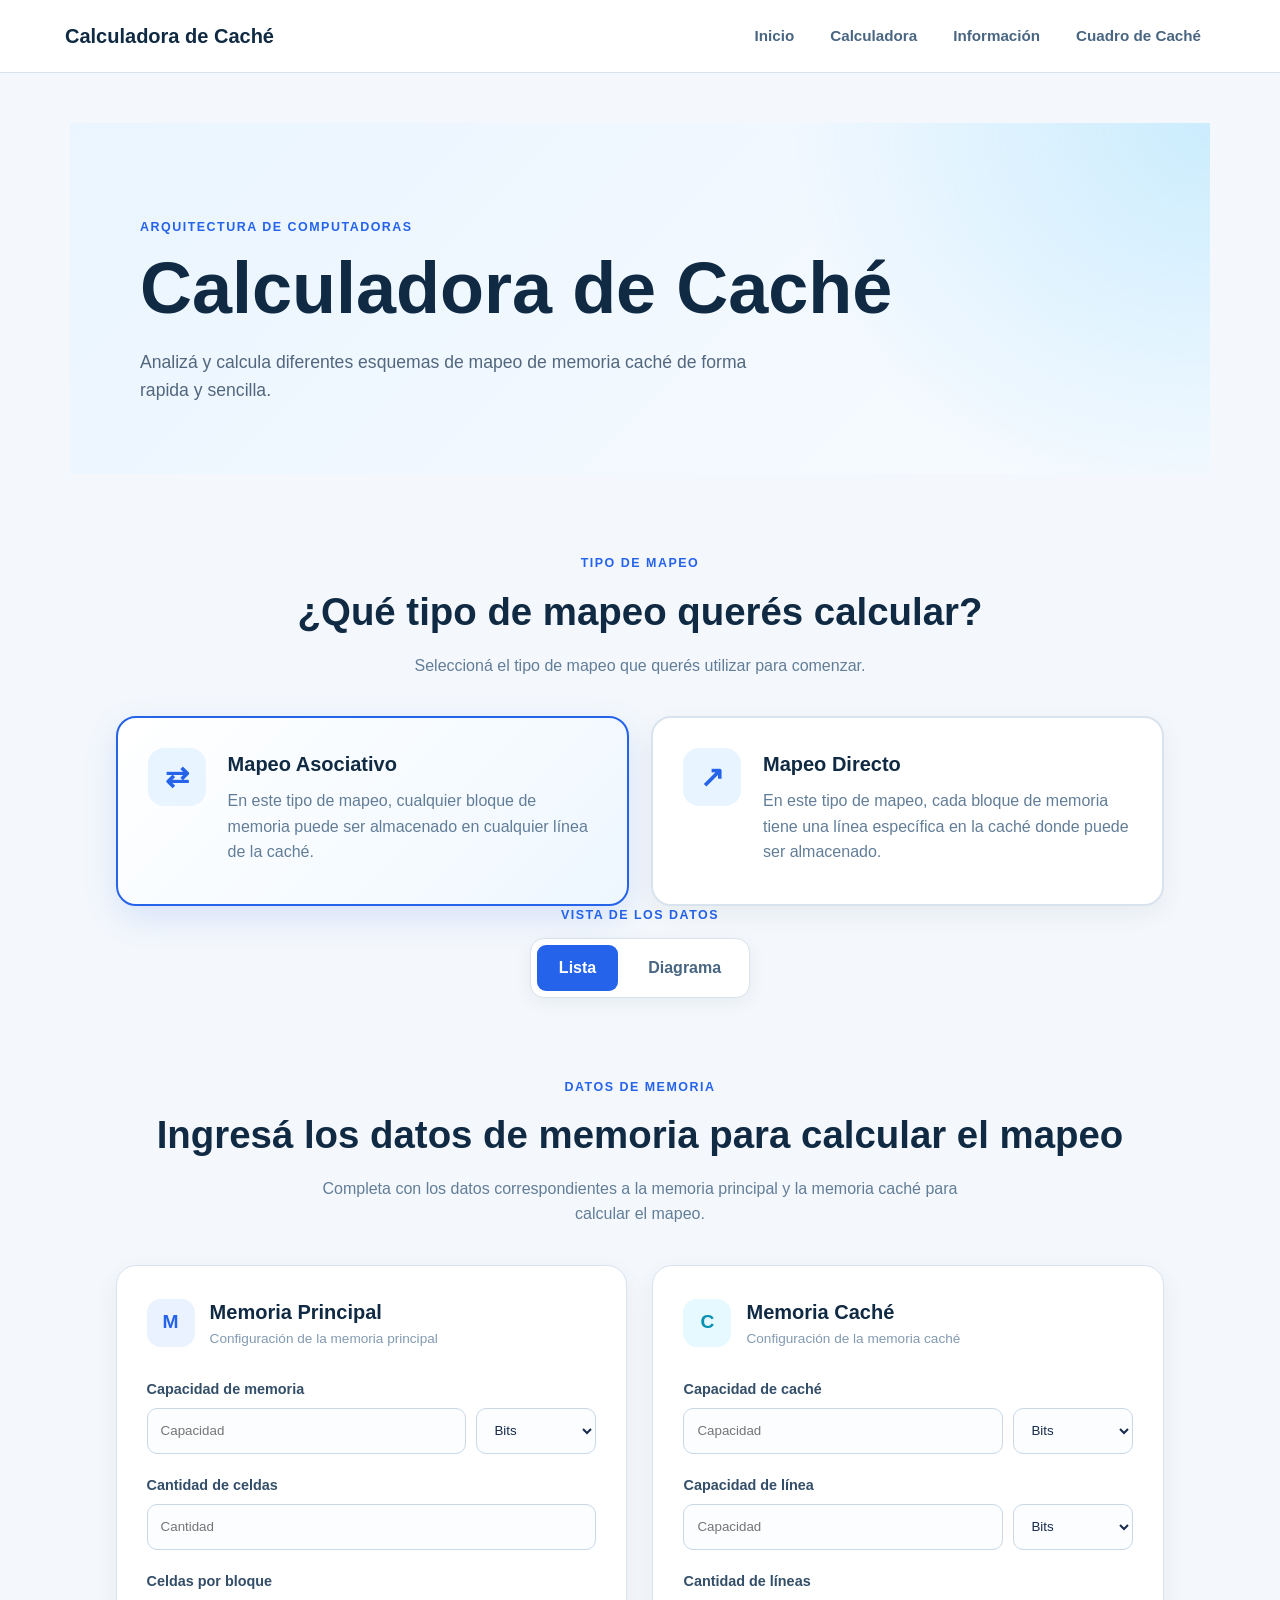
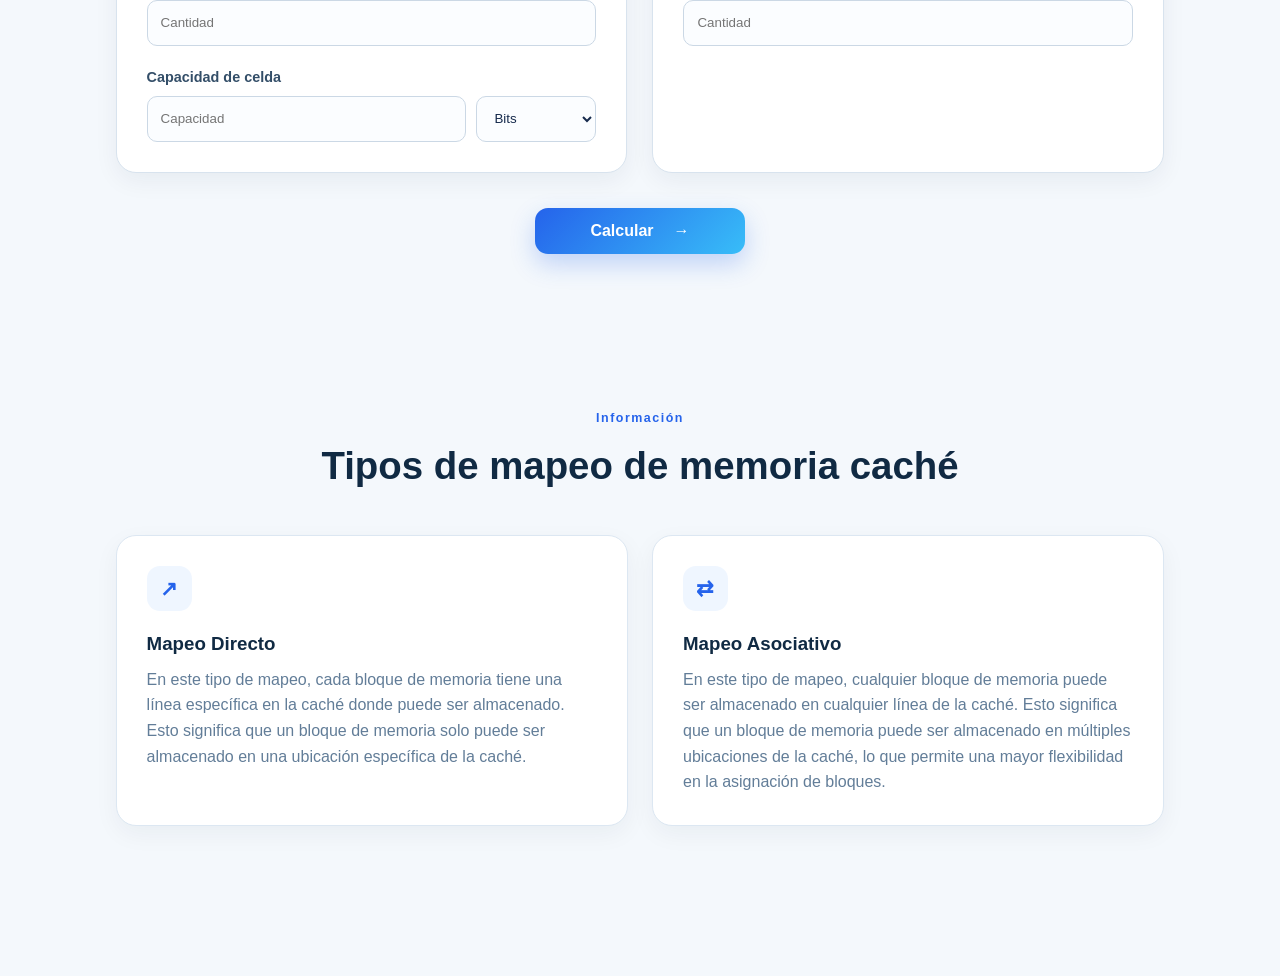
<file: html/index.html>
<!DOCTYPE html>
<html lang="en">
<head>
    <meta charset="UTF-8">
    <meta name="viewport" content="width=device-width, initial-scale=1.0">
    
    <title>Calculadora de Caché</title>

    <link rel="stylesheet" href="..\css/estilos.css">
</head>

<body>

    <header class="header">
        <div class="header-contenido">
            <a href="#" class="logo">
                Calculadora de Caché
            </a>

            <button class="menu-toggle" id="menu-toggle" aria-label="Abrir menú">
                ☰
            </button>

            <nav class="menu" id="menu">
                <a href="#">Inicio</a>
                <a href="#calculo">Calculadora</a>
                <a href="#informacion">Información</a>
                <a href="cuadro.html">Cuadro de Caché</a>
            </nav>
        </div>
    </header>

    <main> 
    
        <section class="hero">
            <div class="hero-contenido">
                <span class="etiqueta">
                    ARQUITECTURA DE COMPUTADORAS
                </span>
                <h1>
                    Calculadora de Caché
                </h1>
                <p>
                    Analizá y calcula diferentes esquemas de mapeo de memoria caché de forma rapida y sencilla.
                </p>
            </div>
        </section> 
    
    <section class="seccion" id="calculo">
        <div class="seccion-titulo">
            <span>
                TIPO DE MAPEO
            </span>
            <h2>
                ¿Qué tipo de mapeo querés calcular?
            </h2>
            <p>
                Seleccioná el tipo de mapeo que querés utilizar para comenzar.
            </p>
        </div>

        <div class="opciones-mapeo">
            
            <label class="opcion-mapeo">
                <input 
                    id="0"
                    type="radio"
                    name="mapeo"
                    value="asociativo"
                    checked
                    onclick="swap(1,0)"
                >
                <div class="opcion-contenido">
                    <div class="icono-mapeo">
                        ⇄
                    </div>
                    <div>
                        <h3>
                            Mapeo Asociativo
                        </h3>
                        <p>
                            En este tipo de mapeo, cualquier bloque de memoria puede ser almacenado en cualquier línea de la caché.
                        </p>
                    </div>
                </div>
            </label>
            
            <label class="opcion-mapeo">
                <input 
                    id="1"
                    type="radio"
                    name="mapeo"
                    value="directo"
                    onclick="swap(0,1)"
                >
                <div class="opcion-contenido">
                    <div class="icono-mapeo">
                        ↗
                    </div>
                    <div>
                        <h3>
                            Mapeo Directo
                        </h3>
                        <p>
                            En este tipo de mapeo, cada bloque de memoria tiene una línea específica en la caché donde puede ser almacenado.
                        </p>
                    </div>
                </div>
            </label>
        </div>

        <div class="selector-vista">
    <span>VISTA DE LOS DATOS</span>

    <div class="selector-vista-opciones">
        <label>
            <input
                type="radio"
                name="vista-calculo"
                id="vistaLista"
                checked
                onclick="cambiarVista('lista')"
            >
            <span>Lista</span>
        </label>

        <label>
            <input
                type="radio"
                name="vista-calculo"
                id="vistaCajas"
                onclick="cambiarVista('cajas')"
            >
            <span>Diagrama</span>
        </label>
    </div>
</div>

        <div class="seccion-titulo datos-titulo">
            <span>
                DATOS DE MEMORIA
            </span>
            <h2>
                Ingresá los datos de memoria para calcular el mapeo
            </h2>
            <p>
                Completa con los datos correspondientes a la memoria principal y la memoria caché para calcular el mapeo. 
            </p>
        </div>

        <div class="contenedor-memorias vista-calculo vista-lista" id="vista-lista">
            <section class="tarjeta-memoria">
                <div class="titulo-memoria">
                    <div class="icono-memoria">
                        M
                    </div>

                    <div>
                        <h3>Memoria Principal</h3>
                        <p>
                            Configuración de la memoria principal
                        </p>
                    </div>

                </div>

                <div class="campos">
                    <div class="campo">
                        <label for="capMemP">
                            Capacidad de memoria
                        </label>

                        <div class="campo-grupo">
                            <input
                            id="capMemP"
                            type="number"
                            placeholder="Capacidad"
                            >
                            
                            <select id="capMemPeso">
                                
                                <option value="b">Bits</option>
                                <option value="B">Bytes</option>
                                <option value="Kb">Kbytes</option>

                            </select>

                        </div>

                    </div>
                    <div class="campo">
                        <label for="nCell">
                            Cantidad de celdas
                        </label>

                        <input
                        id="nCell"
                        type="number"
                        placeholder="Cantidad"
                        >

                    </div>
                    <div class="campo">
                        <label for="CellxBloq">
                            Celdas por bloque
                        </label>

                        <input
                            id="CellxBloq"
                            type="number"
                            placeholder="Cantidad"
                        >

                    </div>
                    <div class="campo">
                        <label for="capCell">
                            Capacidad de celda
                        </label>

                        <div class="campo-grupo">
                            <input
                                id="capCell"
                                type="number"
                                placeholder="Capacidad"
                            >

                            <select id="capCellPeso">
                                <option value="b">Bits</option>
                                <option value="B">Bytes</option>
                                <option value="Kb">Kbytes</option>
                            </select>

                        </div>

                    </div>

                </div>

            </section>

            <section class="tarjeta-memoria">
                <div class="titulo-memoria">
                    <div class="icono-memoria cache">
                        C 
                    </div>

                    <div>
                        <h3>Memoria Caché</h3>
                        <p>
                            Configuración de la memoria caché
                        </p>
                    </div>

                </div>

                <div class="campos">
                    <div class="campo">
                        <label for="capMemC">
                            Capacidad de caché
                        </label>

                        <div class="campo-grupo">
                            <input
                                id="capMemC"
                                type="number"
                                placeholder="Capacidad"
                            >

                            <select id="capCachePeso">
                                <option value="b">Bits</option>
                                <option value="B">Bytes</option>
                                <option value="Kb">Kbytes</option>

                            </select>

                        </div>

                    </div>

                    <div class="campo">
                        <label for="capLine">
                            Capacidad de línea
                        </label>

                        <div class="campo-grupo">
                            <input
                                id="capLine"
                                type="number"
                                placeholder="Capacidad"
                            >

                            <select id="capLinePeso">
                                <option value="b">Bits</option>
                                <option value="B">Bytes</option>
                                <option value="Kb">Kbytes</option>

                            </select>

                        </div>

                    </div>

                    <div class="campo">
                        <label for="nLines">
                            Cantidad de líneas
                        </label>

                        <input
                            id="nLines"
                            type="number"
                            placeholder="Cantidad"
                        >

                    </div>

                </div>

            </section>

        </div>

        <div class="vista-calculo vista-cajas" id="vista-cajas">

    <div class="diagram-container-cajas">

        <div class="container-cajas">

            <!-- MEMORIA PRINCIPAL -->
            <div class="column-cajas" style="position: relative;left: 4px;">

                <div class="mem-principal-box">
                    <div class="contenedor-lineal">
                        <input
                            id="box-capMemP"
                            type="number"
                            class="text-box-s box-internal-mp"
                            placeholder="cap. mem. P"
                        >

                        <select id="box-capMemPeso">
                            <option value="b">Bits</option>
                            <option value="B">Bytes</option>
                            <option value="Kb">Kbytes</option>
                        </select>
                    </div>
                </div>

                <!-- CORCHETE SUPERIOR -->
                <div class="bracket bracket-right-top-mp">
                    <input
                        id="box-CellxBloq"
                        type="number"
                        class="text-box"
                        placeholder="celdas x bloq"
                        style="position: relative;left: 20px;top: 15px;"
                    >
                </div>

                <!-- CORCHETE IZQUIERDO -->
                <div class="bracket bracket-left-mp">
                    <input
                        id="box-nCell"
                        type="number"
                        class="text-box"
                        placeholder="cant. de celdas"
                        style="    position: absolute;bottom: 150px;right: 20px;"
                    >
                </div>

                <!-- CORCHETE INFERIOR -->
                <div class="bracket bracket-bottom-mp">

                    <div
                        class="contenedor-lineal"
                        style="top: 22px; left: 4px;"
                    >
                        <input
                            id="box-capCell"
                            type="number"
                            class="text-box bottom-box"
                            placeholder="cap. de celda"
                        >

                        <select id="box-capCellPeso">
                            <option value="b">Bits</option>
                            <option value="B">Bytes</option>
                            <option value="Kb">Kbytes</option>
                        </select>
                    </div>

                </div>

            </div>


            <!-- MEMORIA CACHE -->
            <div class="column-cajas" style="position: relative;left: 25px;">

                <div class="mem-cache-box">

                    <div
                        class="contenedor-lineal"
                        style="gap: 10px; left: -3px;"
                    >

                        <input
                            id="box-capMemC"
                            type="number"
                            class="text-box-s box-internal-mc"
                            placeholder="cap. cache"
                            style="width: 60%;"
                        >

                        <select id="box-capCachePeso">
                            <option value="b">Bits</option>
                            <option value="B">Bytes</option>
                            <option value="Kb">Kbytes</option>
                        </select>

                    </div>

                </div>


                <!-- CORCHETE INFERIOR -->
                <div class="bracket bracket-bottom-mc">

                    <div
                        class="contenedor-lineal"
                        style="gap: 5px; top: 25px; left: 2px;"
                    >

                        <input
                            id="box-capLine"
                            type="number"
                            class="text-box"
                            placeholder="cap. de linea"
                        >

                        <select id="box-capLinePeso">
                            <option value="b">Bits</option>
                            <option value="B">Bytes</option>
                            <option value="Kb">Kbytes</option>
                        </select>

                    </div>

                </div>


                <!-- CORCHETE DERECHO -->
                <div class="bracket bracket-right-mc">

                    <input
                        id="box-nLines"
                        type="number"
                        class="text-box box-right-mc"
                        placeholder="cant. de lineas"
                        style="position: absolute;top: 20px;left: 20px;"
                    >

                </div>
            </div>

        </div>

    </div>

</div>

        <div class="zona-calcular">
            <button
                id="button"
                class="boton-calcular"
                onclick="calculate()">
            Calcular
            <span>→</span>

            </button>

        </div>

        <section
            class="tarjeta-resultado"
            id="miTarjeta">
        
            <div class="resultado-titulo">
                <div class="resultado-icono">
                    ✓
                </div>

                <div>
                    <span>RESULTADO</span>
                    <h2>Resultado del cálculo</h2>
                </div>

            </div>

            <ul id="resList"></ul>

        </section>

    </section>

    <section 
        class="seccion informacion"
        id="informacion">
    
        <div class="seccion-titulo">
            <span>Información</span>
            <h2>
                Tipos de mapeo de memoria caché
            </h2>

        </div>

        <div class="info-grid">
            <article class="info-card">
                <div class="info-icono">
                    ↗
                </div>

                <h3>Mapeo Directo</h3>
                <p>
                    En este tipo de mapeo, cada bloque de memoria tiene una línea específica en la caché donde puede ser almacenado. 
                    Esto significa que un bloque de memoria solo puede ser almacenado en una ubicación específica de la caché.
                </p>

            </article>

            <article class="info-card">
                <div class="info-icono">
                    ⇄
                </div>

                <h3>Mapeo Asociativo</h3>
                <p>
                    En este tipo de mapeo, cualquier bloque de memoria puede ser almacenado en cualquier línea de la caché. 
                    Esto significa que un bloque de memoria puede ser almacenado en múltiples ubicaciones de la caché, lo que permite una mayor flexibilidad en la asignación de bloques.
                </p>

            </article>

        </div>

    </section>
    
    </main>

    <script src="../javascript/script.js"></script>
</body>
</html>
</file>
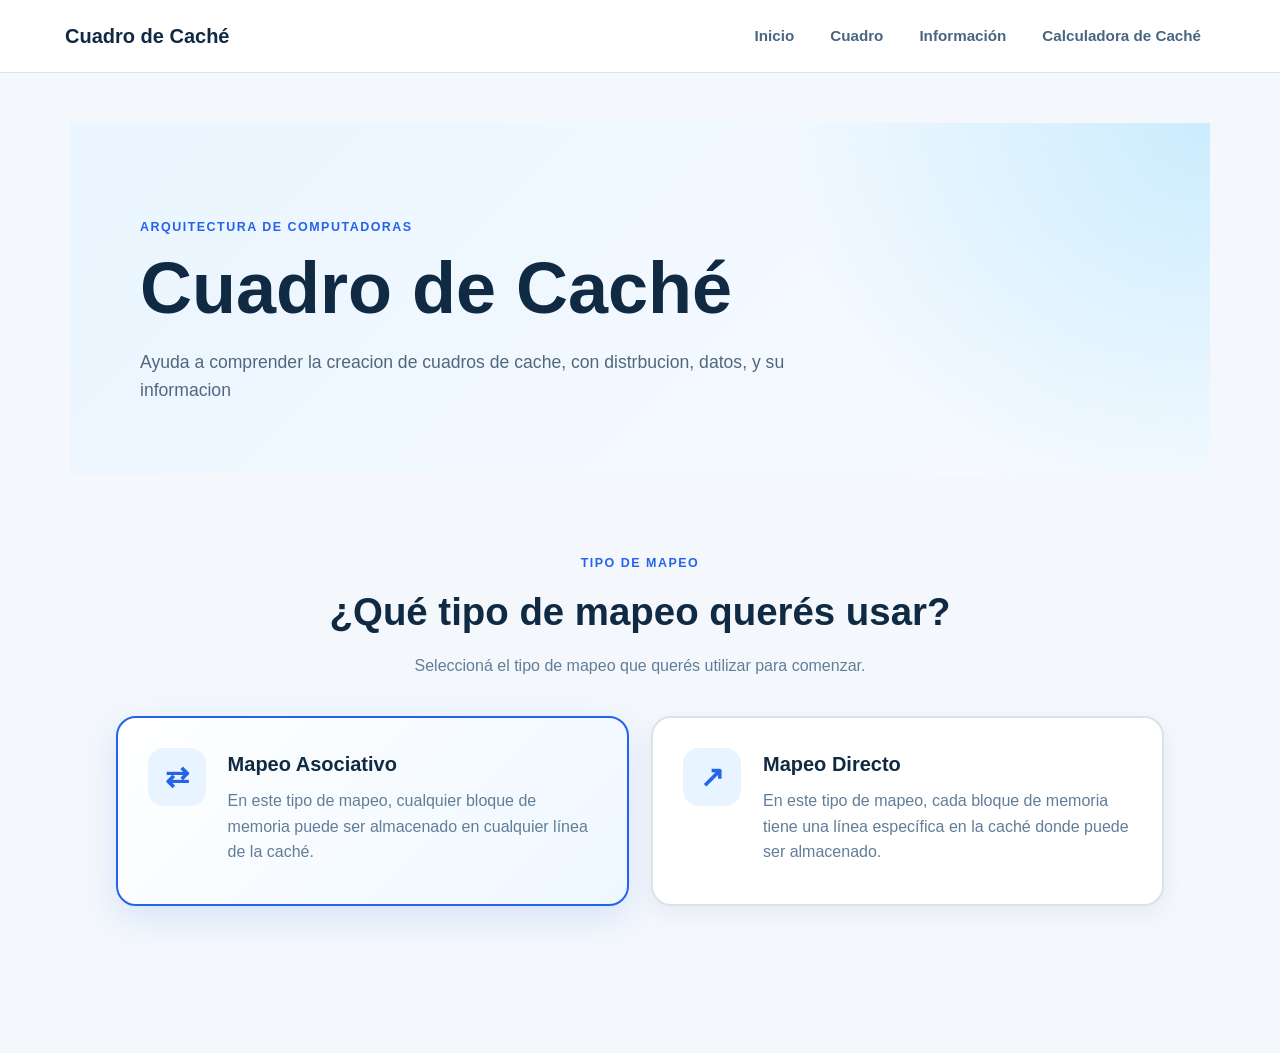
<file: html/cuadro.html>
<!DOCTYPE html>
<html lang="en">
<head>
    <meta charset="UTF-8">
    <meta name="viewport" content="width=device-width, initial-scale=1.0">
    
    <title>Calculadora de Caché</title>

    <link rel="stylesheet" href="..\css/estilos.css">
</head>

<body>

    <header class="header">
        <div class="header-contenido">
            <a href="#" class="logo">
                Cuadro de Caché
            </a>

            <button class="menu-toggle" id="menu-toggle" aria-label="Abrir menú">
                ☰
            </button>

            <nav class="menu" id="menu">
                <a href="#">Inicio</a>
                <a href="#cuadro">Cuadro</a>
                <a href="#informacion">Información</a>
                <a href="index.html">Calculadora de Caché</a>
            </nav>
        </div>
    </header>

    <main> 
    
        <section class="hero">
            <div class="hero-contenido">
                <span class="etiqueta">
                    ARQUITECTURA DE COMPUTADORAS
                </span>
                <h1>
                    Cuadro de Caché
                </h1>
                <p>
                   Ayuda a comprender la creacion de cuadros de cache, con distrbucion, datos, y su informacion
                </p>
            </div>
        </section> 
    
        <section class="seccion" id="cuadro">
        <div class="seccion-titulo">
            <span>
                TIPO DE MAPEO
            </span>
            <h2>
                ¿Qué tipo de mapeo querés usar?
            </h2>
            <p>
                Seleccioná el tipo de mapeo que querés utilizar para comenzar.
            </p>
        </div>

        <div class="opciones-mapeo">
            
            <label class="opcion-mapeo">
                <input 
                    id="0"
                    type="radio"
                    name="mapeo"
                    value="asociativo"
                    checked
                    onclick="mostrarCuadro()"
                >
                <div class="opcion-contenido">
                    <div class="icono-mapeo">
                        ⇄
                    </div>
                    <div>
                        <h3>
                            Mapeo Asociativo
                        </h3>
                        <p>
                            En este tipo de mapeo, cualquier bloque de memoria puede ser almacenado en cualquier línea de la caché.
                        </p>
                    </div>
                </div>
            </label>
            
            <label class="opcion-mapeo">
                <input 
                    id="1"
                    type="radio"
                    name="mapeo"
                    value="directo"
                    onclick="mostrarCuadro()"
                >
                <div class="opcion-contenido">
                    <div class="icono-mapeo">
                        ↗
                    </div>
                    <div>
                        <h3>
                            Mapeo Directo
                        </h3>
                        <p>
                            En este tipo de mapeo, cada bloque de memoria tiene una línea específica en la caché donde puede ser almacenado.
                        </p>
                    </div>
                </div>
            </label>
            <div id="contenedorCuadro"></div>
        </div>
        </section>
    </main>

    <script src="../javascript/script.js"></script>
    </body>
</html>
</file>
